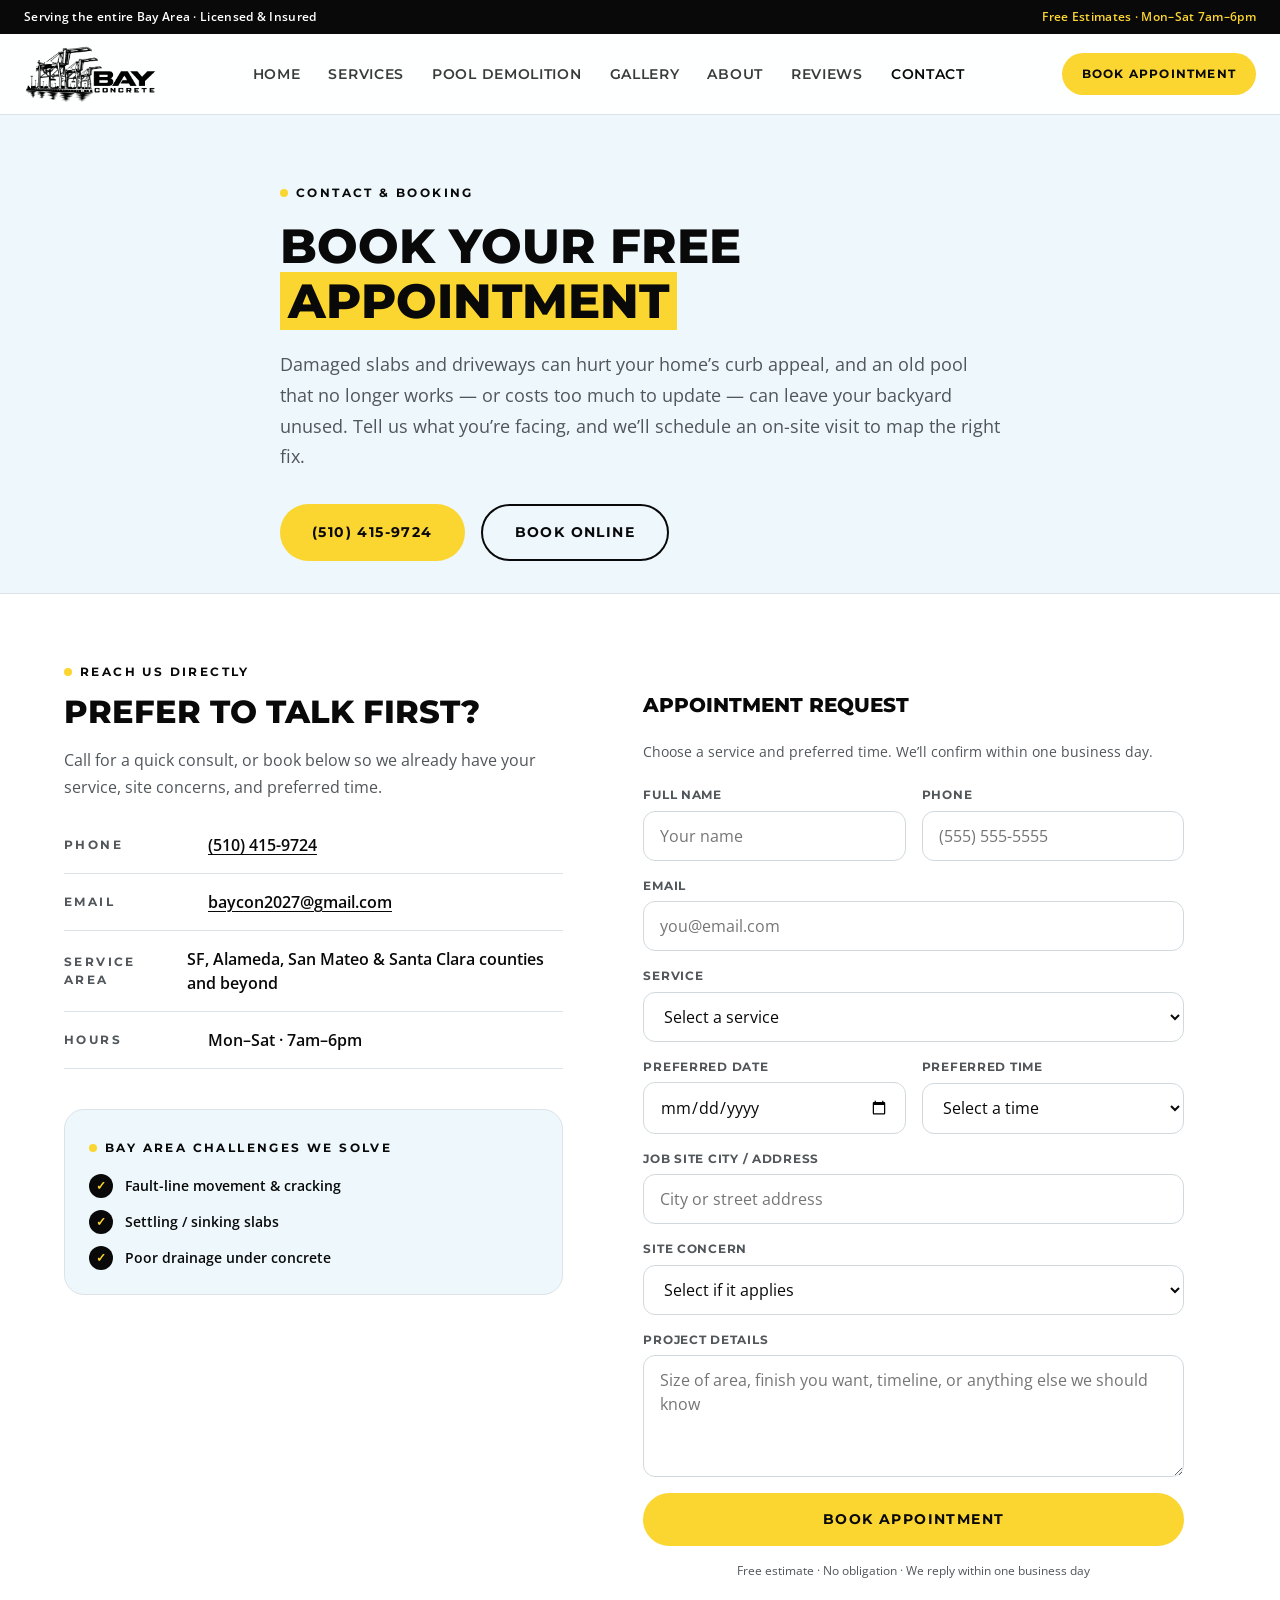
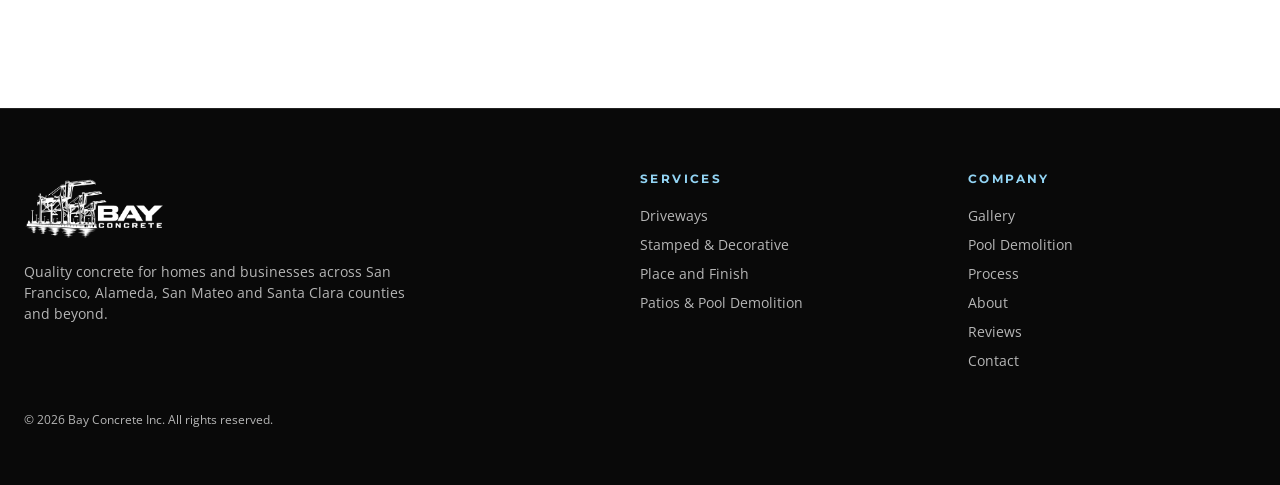
<file: contact.html>
<!DOCTYPE html>
<html lang="en">
  <head>
    <meta charset="utf-8" />
    <meta name="viewport" content="width=device-width, initial-scale=1" />
    <title>Book an Appointment | Bay Concrete Inc</title>
    <meta
      name="description"
      content="Book a free on-site estimate with Bay Concrete. Choose your service, pick a preferred time, and tell us about fault-line, settling, or drainage concerns."
    />
    <meta property="og:type" content="website" />
    <meta property="og:title" content="Book an Appointment | Bay Concrete Inc" />
    <meta
      property="og:description"
      content="Schedule a free estimate for driveways, patios, foundations, pool demolition and place-and-finish concrete across the Bay Area."
    />
    <meta name="twitter:card" content="summary_large_image" />
    <link rel="icon" href="favicon.png" type="image/png" />
    <link rel="preconnect" href="https://fonts.googleapis.com" />
    <link rel="preconnect" href="https://fonts.gstatic.com" crossorigin />
    <link
      href="https://fonts.googleapis.com/css2?family=Montserrat:wght@400;500;600;700;800&amp;family=Open+Sans:wght@400;600&amp;display=swap"
      rel="stylesheet"
    />
    <link rel="stylesheet" href="css/styles.css?v=13" />
  </head>
  <body>
    <div class="topbar">
      <div class="container topbar-inner">
        <span>Serving the entire Bay Area · Licensed &amp; Insured</span>
        <span class="highlight">Free Estimates · Mon–Sat 7am–6pm</span>
      </div>
    </div>

    <header class="site-header">
      <div class="container header-inner">
        <a href="/" aria-label="Bay Concrete home">
          <img class="logo" src="assets/bay-concrete-logo.png" alt="Bay Concrete" />
        </a>

        <input class="nav-checkbox" type="checkbox" id="nav-checkbox" />

        <nav class="nav" id="main-nav" aria-label="Main">
          <a href="/#home">Home</a>
          <a href="/#services">Services</a>
          <a href="/#pool-demolition">Pool Demolition</a>
          <a href="/#gallery">Gallery</a>
          <a href="/#about">About</a>
          <a href="/#reviews">Reviews</a>
          <a href="/contact" aria-current="page">Contact</a>
        </nav>

        <div class="header-actions">
          <a class="header-cta" href="#booking">Book Appointment</a>
          <label class="nav-toggle" for="nav-checkbox" id="nav-toggle" aria-controls="main-nav">
            <span class="visually-hidden">Menu</span>
            <span class="nav-toggle-bar" aria-hidden="true"></span>
            <span class="nav-toggle-bar" aria-hidden="true"></span>
            <span class="nav-toggle-bar" aria-hidden="true"></span>
          </label>
        </div>
      </div>
    </header>

    <main>
      <section class="contact-hero">
        <div class="container contact-hero-inner">
          <p class="eyebrow"><span class="dot" aria-hidden="true"></span>Contact &amp; Booking</p>
          <h1 class="section-title">Book your free <span class="hl">appointment</span></h1>
          <p class="contact-hero-lead">
            Damaged slabs and driveways can hurt your home’s curb appeal, and an old pool that no longer
            works — or costs too much to update — can leave your backyard unused. Tell us what you’re
            facing, and we’ll schedule an on-site visit to map the right fix.
          </p>
          <div class="contact-hero-actions">
            <a class="btn btn-primary" href="tel:+15104159724">(510) 415-9724</a>
            <a class="btn btn-outline-dark" href="#booking">Book online</a>
          </div>
        </div>
      </section>

      <section class="container contact-page" id="booking">
        <div class="contact-page-inner">
          <aside class="contact-aside">
            <p class="eyebrow"><span class="dot" aria-hidden="true"></span>Reach us directly</p>
            <h2 class="contact-aside-title">Prefer to talk first?</h2>
            <p class="contact-aside-text">
              Call for a quick consult, or book below so we already have your service, site concerns, and
              preferred time.
            </p>

            <div class="contact-meta contact-meta-light">
              <div>
                <span class="eyebrow label">Phone</span>
                <a class="value contact-link" href="tel:+15104159724">(510) 415-9724</a>
              </div>
              <div>
                <span class="eyebrow label">Email</span>
                <a class="value contact-link" href="mailto:baycon2027@gmail.com">baycon2027@gmail.com</a>
              </div>
              <div>
                <span class="eyebrow label">Service Area</span>
                <span class="value">SF, Alameda, San Mateo &amp; Santa Clara counties and beyond</span>
              </div>
              <div>
                <span class="eyebrow label">Hours</span>
                <span class="value">Mon–Sat · 7am–6pm</span>
              </div>
            </div>

            <div class="local-issues">
              <p class="eyebrow"><span class="dot" aria-hidden="true"></span>Bay Area challenges we solve</p>
              <ul>
                <li><span class="check check-dark" aria-hidden="true">✓</span>Fault-line movement &amp; cracking</li>
                <li><span class="check check-dark" aria-hidden="true">✓</span>Settling / sinking slabs</li>
                <li><span class="check check-dark" aria-hidden="true">✓</span>Poor drainage under concrete</li>
              </ul>
            </div>
          </aside>

          <div class="contact-panel">
            <form
              class="contact-form booking-form"
              id="contact-form"
              action="https://formsubmit.co/baycon2027@gmail.com"
              method="POST"
              novalidate
            >
              <input type="hidden" name="_subject" value="Bay Concrete Inc — New appointment request" />
              <input type="hidden" name="_template" value="table" />
              <input type="hidden" name="_captcha" value="false" />
              <input type="text" name="_honey" class="honey-field" tabindex="-1" autocomplete="off" aria-hidden="true" />

              <p class="form-heading">Appointment request</p>
              <p class="form-sub">Choose a service and preferred time. We’ll confirm within one business day.</p>
              <p class="form-error" id="form-error" role="alert" hidden>
                Something went wrong sending your request. Please try again or call
                <a href="tel:+15104159724">(510) 415-9724</a>.
              </p>

              <div class="form-row">
                <div class="field">
                  <label for="name">Full name</label>
                  <input id="name" type="text" name="name" required placeholder="Your name" autocomplete="name" />
                </div>
                <div class="field">
                  <label for="phone">Phone</label>
                  <input
                    id="phone"
                    type="tel"
                    name="phone"
                    required
                    placeholder="(555) 555-5555"
                    autocomplete="tel"
                  />
                </div>
              </div>

              <div class="field">
                <label for="email">Email</label>
                <input
                  id="email"
                  type="email"
                  name="email"
                  required
                  placeholder="you@email.com"
                  autocomplete="email"
                />
              </div>

              <div class="field">
                <label for="service">Service</label>
                <select id="service" name="service" required aria-label="Service">
                  <option value="" disabled selected>Select a service</option>
                  <option value="Driveways">Driveways</option>
                  <option value="Stamped &amp; Decorative">Stamped &amp; Decorative</option>
                  <option value="Place and Finish">Place and Finish</option>
                  <option value="Patios &amp; Pool Demolition">Patios &amp; Pool Demolition</option>
                  <option value="Foundations &amp; Slabs">Foundations &amp; Slabs</option>
                </select>
              </div>

              <div class="form-row">
                <div class="field">
                  <label for="date">Preferred date</label>
                  <input id="date" type="date" name="date" required />
                </div>
                <div class="field">
                  <label for="time">Preferred time</label>
                  <select id="time" name="time" required>
                    <option value="" disabled selected>Select a time</option>
                    <option value="Morning (7am–11am)">Morning (7am–11am)</option>
                    <option value="Midday (11am–2pm)">Midday (11am–2pm)</option>
                    <option value="Afternoon (2pm–6pm)">Afternoon (2pm–6pm)</option>
                  </select>
                </div>
              </div>

              <div class="field">
                <label for="address">Job site city / address</label>
                <input
                  id="address"
                  type="text"
                  name="address"
                  placeholder="City or street address"
                  autocomplete="street-address"
                />
              </div>

              <div class="field">
                <label for="issue">Site concern</label>
                <select id="issue" name="issue">
                  <option value="">Select if it applies</option>
                  <option value="Fault-line / shifting ground">Fault-line / shifting ground</option>
                  <option value="Sinking or settling concrete">Sinking or settling concrete</option>
                  <option value="Water drainage / moisture">Water drainage / moisture</option>
                  <option value="Cracks or heaving">Cracks or heaving</option>
                  <option value="New install — no issue yet">New install — no issue yet</option>
                  <option value="Other">Other</option>
                </select>
              </div>

              <div class="field">
                <label for="message">Project details</label>
                <textarea
                  id="message"
                  name="message"
                  rows="4"
                  placeholder="Size of area, finish you want, timeline, or anything else we should know"
                ></textarea>
              </div>

              <button class="btn btn-primary" type="submit">Book appointment</button>
              <p class="form-note">Free estimate · No obligation · We reply within one business day</p>
            </form>

            <div class="contact-success" id="contact-success" role="status" aria-live="polite">
              <p>Appointment requested</p>
              <p class="success-detail">
                Thanks — we have your details and will confirm your visit soon. Need us sooner?
                <a href="tel:+15104159724">Call (510) 415-9724</a>
              </p>
            </div>
          </div>
        </div>
      </section>
    </main>

    <footer class="site-footer">
      <div class="container footer-grid">
        <div class="brand">
          <img class="footer-logo" src="assets/bay-concrete-logo-white.png" alt="Bay Concrete" />
          <p>
            Quality concrete for homes and businesses across San Francisco, Alameda, San Mateo and Santa Clara
            counties and beyond.
          </p>
        </div>
        <div>
          <p class="eyebrow">Services</p>
          <ul>
            <li><a href="/#services">Driveways</a></li>
            <li><a href="/#services">Stamped &amp; Decorative</a></li>
            <li><a href="/#services">Place and Finish</a></li>
            <li><a href="/#services">Patios &amp; Pool Demolition</a></li>
          </ul>
        </div>
        <div>
          <p class="eyebrow">Company</p>
          <ul>
            <li><a href="/#gallery">Gallery</a></li>
            <li><a href="/#pool-demolition">Pool Demolition</a></li>
            <li><a href="/#process">Process</a></li>
            <li><a href="/#about">About</a></li>
            <li><a href="/#reviews">Reviews</a></li>
            <li><a href="/contact">Contact</a></li>
          </ul>
        </div>
      </div>
      <p class="container copyright">© <span id="year"></span> Bay Concrete Inc. All rights reserved.</p>
    </footer>

    <script src="js/main.js?v=13"></script>
  </body>
</html>
</file>
<file: css/styles.css>
/* Bay Concrete — static site styles */

:root {
  --radius: 1rem;
  --background: oklch(1 0 0);
  --foreground: oklch(0.14 0 0);
  --primary: oklch(0.88 0.17 95);
  --primary-foreground: oklch(0.14 0 0);
  --secondary: oklch(0.14 0 0);
  --secondary-foreground: oklch(1 0 0);
  --muted: oklch(0.97 0.012 230);
  --muted-foreground: oklch(0.45 0.01 240);
  --accent: oklch(0.84 0.08 230);
  --accent-foreground: oklch(0.14 0 0);
  --border: oklch(0.91 0.01 230);
  --input: oklch(0.88 0.01 230);
  --ring: oklch(0.74 0.11 230);
  --font-display: "Montserrat", sans-serif;
  --font-body: "Open Sans", sans-serif;
  --hero-overlay: linear-gradient(
    100deg,
    oklch(0.1 0 0 / 0.88) 0%,
    oklch(0.1 0 0 / 0.5) 55%,
    oklch(0.1 0 0 / 0.1) 100%
  );
  --max: 80rem;
}

*,
*::before,
*::after {
  box-sizing: border-box;
  margin: 0;
  padding: 0;
  border-color: var(--border);
}

html {
  scroll-behavior: smooth;
  scroll-padding-top: 5.5rem; /* clear sticky header on in-page links */
}

body {
  background: var(--background);
  color: var(--foreground);
  font-family: var(--font-body);
  line-height: 1.5;
  min-height: 100vh;
}

img {
  display: block;
  max-width: 100%;
  height: auto; /* override HTML height attrs (matches Tailwind preflight) */
}

a {
  color: inherit;
  text-decoration: none;
}

ul {
  list-style: none;
}

button,
input,
select,
textarea {
  font: inherit;
  color: inherit;
}

h1,
h2,
h3,
h4,
.font-display {
  font-family: var(--font-display);
}

.eyebrow {
  font-family: var(--font-display);
  font-size: 0.75rem;
  font-weight: 700;
  letter-spacing: 0.2em;
  text-transform: uppercase;
  display: inline-flex;
  align-items: center;
  gap: 0.5rem;
}

.eyebrow .dot {
  width: 0.5rem;
  height: 0.5rem;
  border-radius: 9999px;
  background: var(--primary);
  flex-shrink: 0;
}

.container {
  width: 100%;
  max-width: var(--max);
  margin-inline: auto;
  padding-inline: 1.5rem;
}

/* —— Top bar —— */
.topbar {
  background: var(--secondary);
  color: var(--secondary-foreground);
}

.topbar-inner {
  display: flex;
  flex-wrap: wrap;
  justify-content: space-between;
  gap: 0.5rem;
  padding-block: 0.5rem;
  font-size: 0.75rem;
  font-weight: 600;
  letter-spacing: 0.025em;
}

.topbar .highlight {
  color: var(--primary);
}

/* —— Header —— */
.site-header {
  position: sticky;
  top: 0;
  z-index: 1000;
  border-bottom: 1px solid var(--border);
  background: color-mix(in oklch, var(--background) 90%, transparent);
  backdrop-filter: blur(8px);
}

.header-inner {
  position: relative;
  display: flex;
  align-items: center;
  justify-content: space-between;
  gap: 1rem;
  padding-block: 0.75rem;
}

.logo {
  height: 3.5rem;
  width: auto;
}

.header-actions {
  display: flex;
  align-items: center;
  gap: 0.75rem;
  flex-shrink: 0;
  z-index: 2;
}

.visually-hidden {
  position: absolute;
  width: 1px;
  height: 1px;
  padding: 0;
  margin: -1px;
  overflow: hidden;
  clip: rect(0, 0, 0, 0);
  white-space: nowrap;
  border: 0;
}

.nav-checkbox {
  position: absolute;
  opacity: 0;
  pointer-events: none;
  width: 0;
  height: 0;
}

.nav {
  display: flex;
  flex-direction: column;
  gap: 0.25rem;
  position: absolute;
  top: calc(100% + 1px);
  left: 0;
  right: 0;
  z-index: 1001;
  padding: 1rem 1.5rem 1.5rem;
  background: var(--background);
  border-bottom: 1px solid var(--border);
  box-shadow: 0 16px 40px oklch(0 0 0 / 0.12);
  transform: translateY(-0.5rem);
  opacity: 0;
  visibility: hidden;
  pointer-events: none;
  transition: opacity 0.2s ease, transform 0.2s ease, visibility 0.2s ease;
}

/* Open via checkbox — no JS required */
.nav-checkbox:checked ~ .nav {
  opacity: 1;
  visibility: visible;
  pointer-events: auto;
  transform: translateY(0);
}

.nav a {
  font-family: var(--font-display);
  font-size: 0.875rem;
  font-weight: 600;
  text-transform: uppercase;
  letter-spacing: 0.05em;
  color: color-mix(in oklch, var(--foreground) 80%, transparent);
  transition: color 0.2s ease;
  padding: 0.85rem 0.25rem;
  border-bottom: 1px solid var(--border);
}

.nav a:last-child {
  border-bottom: none;
}

.nav a:hover {
  color: var(--foreground);
}

.header-cta {
  font-family: var(--font-display);
  display: inline-flex;
  align-items: center;
  border-radius: 9999px;
  background: var(--primary);
  padding: 0.75rem 1.25rem;
  font-size: 0.75rem;
  font-weight: 700;
  text-transform: uppercase;
  letter-spacing: 0.1em;
  color: var(--primary-foreground);
  transition: transform 0.2s ease;
  white-space: nowrap;
}

.header-cta:hover {
  transform: translateY(-2px);
}

.nav-toggle {
  display: inline-flex;
  flex-direction: column;
  justify-content: center;
  gap: 5px;
  width: 2.5rem;
  height: 2.5rem;
  padding: 0.5rem;
  border: 1px solid var(--border);
  border-radius: 0.75rem;
  background: var(--background);
  cursor: pointer;
  box-sizing: border-box;
}

.nav-toggle-bar {
  display: block;
  width: 100%;
  height: 2px;
  border-radius: 9999px;
  background: var(--foreground);
  transition: transform 0.2s ease, opacity 0.2s ease;
}

.nav-checkbox:checked ~ .header-actions .nav-toggle-bar:nth-child(2) {
  transform: translateY(7px) rotate(45deg);
}

.nav-checkbox:checked ~ .header-actions .nav-toggle-bar:nth-child(3) {
  opacity: 0;
}

.nav-checkbox:checked ~ .header-actions .nav-toggle-bar:nth-child(4) {
  transform: translateY(-7px) rotate(-45deg);
}

/* nth-child offsets: 1 = visually-hidden span, 2–4 = bars */
body:has(.nav-checkbox:checked) {
  overflow: hidden;
}

@media (min-width: 1024px) {
  .nav-toggle,
  .nav-checkbox {
    display: none;
  }

  .nav {
    position: static;
    flex-direction: row;
    align-items: center;
    gap: 1.75rem;
    padding: 0;
    background: transparent;
    border: none;
    box-shadow: none;
    opacity: 1;
    visibility: visible;
    pointer-events: auto;
    transform: none;
    transition: none;
    z-index: auto;
  }

  .nav a {
    padding: 0;
    border-bottom: none;
  }

  body:has(.nav-checkbox:checked) {
    overflow: auto;
  }
}

/* —— Hero —— */
.hero {
  position: relative;
  min-height: 88vh;
  overflow: hidden;
  background: var(--secondary);
}

.hero-bg {
  position: absolute;
  inset: 0;
  width: 100%;
  height: 100%;
  object-fit: cover;
  transform: scale(1.05);
}

.hero-overlay {
  position: absolute;
  inset: 0;
  background-image: var(--hero-overlay);
}

.hero-inner {
  position: relative;
  display: grid;
  align-items: center;
  gap: 2.5rem;
  min-height: 88vh;
  padding-block: 5rem;
}

@media (min-width: 1024px) {
  .hero-inner {
    grid-template-columns: 1.4fr 1fr;
  }
}

.hero .eyebrow {
  color: var(--accent);
}

.hero h1 {
  margin-top: 1.25rem;
  font-size: clamp(2.75rem, 6vw, 4.5rem);
  font-weight: 800;
  text-transform: uppercase;
  line-height: 1.02;
  color: var(--secondary-foreground);
}

.hero h1 .primary {
  color: var(--primary);
}

.hero h1 .accent {
  color: var(--accent);
}

.hero-lead {
  margin-top: 1.5rem;
  max-width: 36rem;
  font-size: 1.125rem;
  color: color-mix(in oklch, var(--secondary-foreground) 85%, transparent);
}

.hero-actions {
  margin-top: 2.25rem;
  display: flex;
  flex-wrap: wrap;
  gap: 1rem;
}

.btn {
  font-family: var(--font-display);
  display: inline-flex;
  align-items: center;
  justify-content: center;
  border-radius: 9999px;
  padding: 1rem 2rem;
  font-size: 0.875rem;
  font-weight: 700;
  text-transform: uppercase;
  letter-spacing: 0.1em;
  transition: transform 0.2s ease, background-color 0.2s ease, color 0.2s ease;
  border: none;
  cursor: pointer;
}

.btn:hover {
  transform: translateY(-4px);
}

.btn-primary {
  background: var(--primary);
  color: var(--primary-foreground);
}

.btn-outline {
  border: 2px solid var(--accent);
  color: var(--accent);
  background: transparent;
}

.btn-outline:hover {
  background: var(--accent);
  color: var(--accent-foreground);
}

.hero-card {
  display: none;
  border-radius: 1.5rem;
  border: 1px solid color-mix(in oklch, var(--secondary-foreground) 15%, transparent);
  background: color-mix(in oklch, var(--secondary) 60%, transparent);
  padding: 2rem;
  color: var(--secondary-foreground);
  backdrop-filter: blur(12px);
  animation: float 6s ease-in-out infinite;
}

@media (min-width: 1024px) {
  .hero-card {
    display: block;
  }
}

.hero-card .eyebrow {
  color: var(--accent);
}

.hero-card ul {
  margin-top: 1.25rem;
  display: flex;
  flex-direction: column;
  gap: 0.75rem;
}

.hero-card li {
  display: flex;
  align-items: center;
  gap: 0.75rem;
  font-size: 0.875rem;
}

.check {
  display: grid;
  place-items: center;
  width: 1.5rem;
  height: 1.5rem;
  border-radius: 9999px;
  background: var(--primary);
  color: var(--primary-foreground);
  font-size: 0.75rem;
  font-weight: 700;
  flex-shrink: 0;
}

.check-dark {
  background: var(--secondary);
  color: var(--primary);
}

.hero-rating {
  margin-top: 1.5rem;
  display: flex;
  align-items: center;
  gap: 0.75rem;
  border-top: 1px solid color-mix(in oklch, var(--secondary-foreground) 15%, transparent);
  padding-top: 1.25rem;
}

.hero-rating strong {
  font-family: var(--font-display);
  font-size: 1.875rem;
  font-weight: 800;
  color: var(--primary);
}

.hero-rating span {
  font-size: 0.75rem;
  color: color-mix(in oklch, var(--secondary-foreground) 70%, transparent);
}

.animate-fade-up {
  animation: fade-up 0.8s ease-out both;
}

@keyframes fade-up {
  from {
    opacity: 0;
    transform: translateY(24px);
  }
  to {
    opacity: 1;
    transform: translateY(0);
  }
}

@keyframes float {
  0%,
  100% {
    transform: translateY(0);
  }
  50% {
    transform: translateY(-12px);
  }
}

/* —— Marquee —— */
.marquee {
  overflow: hidden;
  background: var(--primary);
  padding-block: 1rem;
}

.marquee-track {
  display: flex;
  width: max-content;
  gap: 2.5rem;
  white-space: nowrap;
  animation: marquee 28s linear infinite;
}

.marquee-item {
  font-family: var(--font-display);
  display: flex;
  align-items: center;
  gap: 2.5rem;
  font-size: 1.125rem;
  font-weight: 800;
  text-transform: uppercase;
  color: var(--primary-foreground);
}

.marquee-item .sep {
  color: color-mix(in oklch, var(--accent-foreground) 40%, transparent);
}

@keyframes marquee {
  from {
    transform: translateX(0);
  }
  to {
    transform: translateX(-50%);
  }
}

/* —— Stats —— */
.stats {
  display: grid;
  grid-template-columns: repeat(2, 1fr);
  gap: 1.5rem;
  padding-block: 4rem;
}

@media (min-width: 768px) {
  .stats {
    grid-template-columns: repeat(4, 1fr);
  }
}

.stat {
  border-radius: 1rem;
  border: 1px solid var(--border);
  background: var(--muted);
  padding: 2rem;
  text-align: center;
  transition: transform 0.2s ease;
}

.stat:hover {
  transform: translateY(-4px);
}

.stat strong {
  font-family: var(--font-display);
  font-size: clamp(2rem, 4vw, 3rem);
  font-weight: 800;
  display: block;
}

.stat span {
  margin-top: 0.5rem;
  display: block;
  font-size: 0.875rem;
  font-weight: 600;
  text-transform: uppercase;
  letter-spacing: 0.05em;
  color: var(--muted-foreground);
}

/* —— About —— */
.about {
  display: grid;
  align-items: center;
  gap: 3.5rem;
  padding-block: 4rem;
}

@media (min-width: 1024px) {
  .about {
    grid-template-columns: 1fr 1fr;
  }
}

.about-media {
  position: relative;
}

.about-media-clip {
  overflow: hidden;
  border-radius: 1.5rem;
  aspect-ratio: 4 / 5; /* matches original aspect-[4/5] */
  background: var(--muted);
}

.about-media-clip img {
  display: block;
  width: 100%;
  height: 100%;
  object-fit: cover;
  object-position: center;
}

.about-badge {
  position: absolute;
  bottom: -1.5rem;
  right: -1rem;
  border-radius: 1rem;
  background: var(--accent);
  padding: 1.5rem;
  box-shadow: 0 20px 40px oklch(0 0 0 / 0.15);
}

@media (min-width: 768px) {
  .about-badge {
    right: -2rem;
  }
}

.about-badge strong {
  font-family: var(--font-display);
  font-size: 2.25rem;
  font-weight: 800;
  display: block;
}

.about-badge span {
  font-size: 0.875rem;
  font-weight: 600;
}

.section-title {
  margin-top: 1rem;
  font-size: clamp(2rem, 4vw, 3rem);
  font-weight: 800;
  text-transform: uppercase;
  line-height: 1.15;
}

.section-title .hl {
  background: var(--primary);
  padding-inline: 0.5rem;
}

.about-text {
  margin-top: 1.5rem;
  font-size: 1.125rem;
  line-height: 1.7;
  color: var(--muted-foreground);
}

.reasons {
  margin-top: 2rem;
  display: grid;
  gap: 0.75rem;
}

@media (min-width: 640px) {
  .reasons {
    grid-template-columns: 1fr 1fr;
  }
}

.reasons li {
  display: flex;
  align-items: center;
  gap: 0.75rem;
  font-size: 0.875rem;
  font-weight: 600;
}

/* —— Residential & commercial —— */
.expertise {
  padding-block: 2rem 6rem;
}

.expertise-grid {
  margin-top: 3rem;
  display: grid;
  gap: 1.5rem;
}

@media (min-width: 768px) {
  .expertise-grid {
    grid-template-columns: 1.25fr 1fr;
  }
}

.expertise-card {
  border-radius: 1.5rem;
  background: var(--secondary);
  color: var(--secondary-foreground);
  padding: 2.25rem;
}

.expertise-card-featured {
  background: var(--primary);
  color: var(--primary-foreground);
}

.expertise-tag {
  font-family: var(--font-display);
  display: inline-block;
  border-radius: 9999px;
  padding: 0.35rem 0.85rem;
  font-size: 0.75rem;
  font-weight: 700;
  text-transform: uppercase;
  letter-spacing: 0.06em;
  background: var(--accent);
  color: var(--accent-foreground);
}

.expertise-card-featured .expertise-tag {
  background: var(--secondary);
  color: var(--primary);
}

.expertise-card h3 {
  margin-top: 1.25rem;
  font-size: 1.75rem;
  font-weight: 800;
  text-transform: uppercase;
}

.expertise-card p {
  margin-top: 0.75rem;
  line-height: 1.65;
  opacity: 0.85;
}

.expertise-card ul {
  margin-top: 1.5rem;
  display: grid;
  gap: 0.75rem;
}

.expertise-card li {
  display: flex;
  align-items: center;
  gap: 0.75rem;
  font-weight: 600;
}

/* —— Bay Area problem solving —— */
.problems {
  background: var(--muted);
  padding-block: 6rem;
  border-block: 1px solid var(--border);
}

.problems-head {
  display: flex;
  flex-wrap: wrap;
  align-items: flex-end;
  justify-content: space-between;
  gap: 1.5rem;
}

.problems-head > p {
  max-width: 32rem;
  color: var(--muted-foreground);
  line-height: 1.7;
}

.problems-grid {
  margin-top: 3.5rem;
  display: grid;
  gap: 1.5rem;
}

@media (min-width: 768px) {
  .problems-grid {
    grid-template-columns: 1fr 1fr;
  }
}

@media (min-width: 1024px) {
  .problems-grid {
    grid-template-columns: repeat(3, 1fr);
  }
}

.problem-card {
  border-radius: 1.5rem;
  border: 1px solid var(--border);
  background: var(--background);
  padding: 2rem;
  transition: transform 0.2s ease, background-color 0.2s ease, border-color 0.2s ease;
}

.problem-card:hover {
  transform: translateY(-6px);
  background: var(--accent);
  border-color: transparent;
}

.problem-tag {
  font-family: var(--font-display);
  display: inline-grid;
  place-items: center;
  min-width: 2.75rem;
  height: 2.75rem;
  padding-inline: 0.65rem;
  border-radius: 0.85rem;
  background: var(--secondary);
  font-size: 0.875rem;
  font-weight: 800;
  color: var(--primary);
}

.problem-card h3 {
  margin-top: 1.25rem;
  font-size: 1.15rem;
  font-weight: 800;
  text-transform: uppercase;
  line-height: 1.25;
}

.problem-card p {
  margin-top: 0.75rem;
  font-size: 0.9375rem;
  line-height: 1.65;
  color: var(--muted-foreground);
}

.problem-card:hover p {
  color: var(--accent-foreground);
}

.problems-cta {
  margin-top: 3rem;
  display: flex;
  flex-wrap: wrap;
  align-items: center;
  justify-content: space-between;
  gap: 1.25rem;
  padding: 1.75rem 2rem;
  border-radius: 1.25rem;
  background: var(--secondary);
  color: var(--secondary-foreground);
}

.problems-cta p {
  max-width: 36rem;
  font-size: 1rem;
  line-height: 1.6;
  color: color-mix(in oklch, var(--secondary-foreground) 85%, transparent);
}

/* —— Services —— */
.services {
  background: var(--secondary);
  color: var(--secondary-foreground);
  padding-block: 6rem;
}

.services-head {
  display: flex;
  flex-wrap: wrap;
  align-items: flex-end;
  justify-content: space-between;
  gap: 1.5rem;
}

.services-head .eyebrow {
  color: var(--accent);
}

.services-head p {
  max-width: 28rem;
  color: color-mix(in oklch, var(--secondary-foreground) 70%, transparent);
}

.services-grid {
  margin-top: 3.5rem;
  display: grid;
  gap: 1.5rem;
}

@media (min-width: 768px) {
  .services-grid {
    grid-template-columns: 1fr 1fr;
  }
}

@media (min-width: 1024px) {
  .services-grid {
    grid-template-columns: repeat(3, 1fr);
  }
}

.service-card {
  position: relative;
  overflow: hidden;
  border-radius: 1.5rem;
  aspect-ratio: 4 / 5; /* matches original aspect-[4/5] */
  background: var(--secondary);
  /* force border-radius to clip transformed children */
  isolation: isolate;
  transform: translateZ(0);
  display: block;
  color: inherit;
}

.service-card img {
  position: absolute;
  inset: 0;
  width: 100%;
  height: 100%;
  object-fit: cover;
  object-position: center;
  border-radius: 1.5rem;
  /* little zoom-out at rest; hover matches original scale-110 */
  transform: scale(0.9);
  transform-origin: center;
  transition: transform 0.7s ease;
}

.service-card:hover img {
  transform: scale(1.1);
}

.service-card .overlay {
  position: absolute;
  inset: 0;
  border-radius: 1.5rem;
  background-image: var(--hero-overlay);
  opacity: 0.9;
  pointer-events: none;
}

.service-card .body {
  position: absolute;
  inset-inline: 0;
  bottom: 0;
  padding: 1.75rem;
}

.service-card .num {
  font-family: var(--font-display);
  font-size: 0.875rem;
  font-weight: 700;
  color: var(--primary);
}

.service-card h3 {
  margin-top: 0.25rem;
  font-size: 1.5rem;
  font-weight: 800;
  text-transform: uppercase;
}

.service-card .desc {
  margin-top: 0.5rem;
  max-height: 0;
  overflow: hidden;
  font-size: 0.875rem;
  color: color-mix(in oklch, var(--secondary-foreground) 85%, transparent);
  transition: max-height 0.5s ease;
}

.service-card:hover .desc {
  max-height: 8rem;
}

.service-card .bar {
  margin-top: 1rem;
  height: 0.25rem;
  width: 2.5rem;
  border-radius: 9999px;
  background: var(--accent);
  transition: width 0.5s ease;
}

.service-card:hover .bar {
  width: 6rem;
}

/* —— Pool demolition —— */
.pool {
  background: var(--accent);
  color: var(--accent-foreground);
  padding-block: 6rem;
}

.pool-inner {
  display: grid;
  gap: 3rem;
  align-items: center;
}

@media (min-width: 1024px) {
  .pool-inner {
    grid-template-columns: 1.1fr 1fr;
  }
}

.pool-lead {
  margin-top: 1.5rem;
  max-width: 34rem;
  font-size: 1.125rem;
  line-height: 1.7;
}

.pool-actions {
  margin-top: 2rem;
  display: flex;
  flex-wrap: wrap;
  gap: 1rem;
}

.pool-plans {
  display: grid;
  gap: 1rem;
}

@media (min-width: 640px) {
  .pool-plans {
    grid-template-columns: 1fr 1fr;
  }
}

.pool-plan {
  border-radius: 1.5rem;
  background: var(--background);
  color: var(--foreground);
  padding: 2rem;
}

.pool-plan-featured {
  background: var(--secondary);
  color: var(--secondary-foreground);
}

.pool-plan-name {
  font-family: var(--font-display);
  font-size: 0.875rem;
  font-weight: 700;
  text-transform: uppercase;
  letter-spacing: 0.05em;
}

.pool-plan-price {
  margin-top: 1rem;
  font-family: var(--font-display);
  font-size: 2.5rem;
  font-weight: 800;
  line-height: 1.1;
}

.pool-plan-featured .pool-plan-price {
  color: var(--primary);
}

.pool-plan-price span {
  display: block;
  font-family: var(--font-body);
  font-size: 0.8125rem;
  font-weight: 600;
  color: var(--muted-foreground);
}

.pool-plan-featured .pool-plan-price span {
  color: color-mix(in oklch, var(--secondary-foreground) 65%, transparent);
}

.pool-plan-desc {
  margin-top: 1rem;
  font-size: 0.9375rem;
  line-height: 1.55;
  color: var(--muted-foreground);
}

.pool-plan-featured .pool-plan-desc {
  color: color-mix(in oklch, var(--secondary-foreground) 75%, transparent);
}

.pool-note {
  grid-column: 1 / -1;
  font-size: 0.8125rem;
  opacity: 0.8;
}

/* —— Process —— */
.process {
  padding-block: 6rem;
}

.process-head {
  text-align: center;
}

.process-grid {
  margin-top: 3.5rem;
  display: grid;
  gap: 1.5rem;
}

@media (min-width: 768px) {
  .process-grid {
    grid-template-columns: 1fr 1fr;
  }
}

@media (min-width: 1024px) {
  .process-grid {
    grid-template-columns: repeat(4, 1fr);
  }
}

.process-card {
  border-radius: 1.5rem;
  border: 1px solid var(--border);
  padding: 2rem;
  transition: transform 0.2s ease, background-color 0.2s ease;
}

.process-card:hover {
  transform: translateY(-8px);
  background: var(--accent);
}

.process-card .step {
  font-family: var(--font-display);
  display: grid;
  place-items: center;
  width: 3.5rem;
  height: 3.5rem;
  border-radius: 1rem;
  background: var(--secondary);
  font-size: 1.25rem;
  font-weight: 800;
  color: var(--primary);
}

.process-card h3 {
  margin-top: 1.5rem;
  font-size: 1.25rem;
  font-weight: 800;
  text-transform: uppercase;
}

.process-card p {
  margin-top: 0.75rem;
  color: var(--muted-foreground);
}

.process-card:hover p {
  color: var(--accent-foreground);
}

/* —— Projects —— */
.projects {
  background: var(--muted);
  padding-block: 6rem;
}

.projects-grid {
  margin-top: 3rem;
  display: grid;
  grid-template-columns: repeat(2, 1fr);
  grid-auto-rows: 220px;
  gap: 1rem;
}

@media (min-width: 768px) {
  .projects-grid {
    grid-template-columns: repeat(4, 1fr);
  }
}

.project-card {
  position: relative;
  overflow: hidden;
  border-radius: 1.5rem;
}

.project-card.span-2 {
  grid-column: span 2;
}

.project-card.row-2 {
  grid-row: span 2;
}

.project-card img {
  width: 100%;
  height: 100%;
  object-fit: cover;
  transition: transform 0.7s ease;
}

.project-card:hover img {
  transform: scale(1.1);
}

.project-card figcaption {
  font-family: var(--font-display);
  position: absolute;
  bottom: 1rem;
  left: 1rem;
  max-width: calc(100% - 2rem);
  border-radius: 9999px;
  background: var(--background);
  padding: 0.5rem 1rem;
  font-size: 0.7rem;
  font-weight: 700;
  text-transform: uppercase;
  letter-spacing: 0.04em;
  line-height: 1.3;
}

/* —— Gallery —— */
.gallery {
  padding-block: 6rem;
}

.gallery-head {
  display: flex;
  flex-wrap: wrap;
  align-items: flex-end;
  justify-content: space-between;
  gap: 1.5rem;
}

.gallery-head > p {
  max-width: 28rem;
  color: var(--muted-foreground);
}

.gallery-filters {
  margin-top: 2.5rem;
  display: flex;
  flex-wrap: wrap;
  gap: 0.5rem;
}

.gallery-filter {
  font-family: var(--font-display);
  border: 1px solid var(--border);
  border-radius: 9999px;
  background: var(--background);
  padding: 0.6rem 1.15rem;
  font-size: 0.8125rem;
  font-weight: 700;
  text-transform: uppercase;
  letter-spacing: 0.04em;
  cursor: pointer;
  transition: background-color 0.2s ease, border-color 0.2s ease;
}

.gallery-filter:hover {
  border-color: var(--secondary);
}

.gallery-filter.is-active {
  background: var(--secondary);
  border-color: var(--secondary);
  color: var(--primary);
}

.gallery-grid {
  margin-top: 2rem;
  display: grid;
  grid-template-columns: repeat(2, 1fr);
  gap: 0.75rem;
}

@media (min-width: 768px) {
  .gallery-grid {
    grid-template-columns: repeat(3, 1fr);
  }
}

@media (min-width: 1024px) {
  .gallery-grid {
    grid-template-columns: repeat(4, 1fr);
    gap: 1rem;
  }
}

.gallery-item {
  position: relative;
  overflow: hidden;
  aspect-ratio: 4 / 3;
  border: none;
  border-radius: 1rem;
  padding: 0;
  background: var(--muted);
  cursor: zoom-in;
}

.gallery-item.is-hidden {
  display: none;
}

.gallery-item img {
  width: 100%;
  height: 100%;
  object-fit: cover;
  transition: transform 0.6s ease;
}

.gallery-item:hover img,
.gallery-item:focus-visible img {
  transform: scale(1.06);
}

.gallery-item span {
  font-family: var(--font-display);
  position: absolute;
  inset-inline: 0;
  bottom: 0;
  padding: 2.25rem 0.85rem 0.75rem;
  background: linear-gradient(to top, oklch(0 0 0 / 0.78), transparent);
  color: var(--secondary-foreground);
  font-size: 0.7rem;
  font-weight: 700;
  text-align: left;
  text-transform: uppercase;
  letter-spacing: 0.03em;
  line-height: 1.35;
}

.lightbox {
  position: fixed;
  inset: 0;
  z-index: 2000;
  display: flex;
  align-items: center;
  justify-content: center;
  gap: 0.5rem;
  padding: 1rem;
  background: oklch(0 0 0 / 0.88);
}

.lightbox[hidden] {
  display: none;
}

.lightbox-figure {
  max-width: min(100%, 1100px);
  text-align: center;
}

.lightbox-figure img {
  max-width: 100%;
  max-height: 80vh;
  margin-inline: auto;
  border-radius: 0.75rem;
}

.lightbox-figure figcaption {
  margin-top: 0.85rem;
  font-family: var(--font-display);
  font-size: 0.875rem;
  font-weight: 700;
  text-transform: uppercase;
  letter-spacing: 0.05em;
  color: var(--secondary-foreground);
}

.lightbox-close,
.lightbox-nav {
  display: grid;
  place-items: center;
  border: none;
  border-radius: 9999px;
  background: oklch(1 0 0 / 0.12);
  color: var(--secondary-foreground);
  cursor: pointer;
  transition: background-color 0.2s ease;
}

.lightbox-close:hover,
.lightbox-nav:hover {
  background: var(--primary);
  color: var(--primary-foreground);
}

.lightbox-close {
  position: absolute;
  top: 1rem;
  right: 1rem;
  width: 2.75rem;
  height: 2.75rem;
  font-size: 1.75rem;
  line-height: 1;
}

.lightbox-nav {
  flex-shrink: 0;
  width: 3rem;
  height: 3rem;
  font-size: 2rem;
  line-height: 1;
}

/* —— Testimonials —— */
.testimonials {
  padding-block: 6rem;
}

.testimonials-head {
  display: flex;
  flex-wrap: wrap;
  align-items: flex-end;
  justify-content: space-between;
  gap: 1.5rem;
}

.rating-pill {
  border-radius: 9999px;
  background: var(--primary);
  padding: 0.75rem 1.5rem;
  font-family: var(--font-display);
  font-size: 0.875rem;
  font-weight: 700;
}

.testimonials-grid {
  margin-top: 3rem;
  display: grid;
  gap: 1.5rem;
}

@media (min-width: 768px) {
  .testimonials-grid {
    grid-template-columns: 1fr 1fr;
  }
}

.quote {
  border-radius: 1.5rem;
  padding: 2rem;
  transition: transform 0.2s ease;
}

.quote:hover {
  transform: translateY(-4px);
}

.quote.dark {
  background: var(--secondary);
  color: var(--secondary-foreground);
}

.quote.light {
  background: var(--accent);
  color: var(--accent-foreground);
}

.quote .stars {
  color: var(--primary);
}

.quote p {
  margin-top: 1rem;
  font-size: 1.125rem;
  line-height: 1.7;
}

.quote footer {
  margin-top: 1.5rem;
  display: flex;
  align-items: center;
  gap: 0.75rem;
}

.avatar {
  font-family: var(--font-display);
  display: grid;
  place-items: center;
  width: 2.75rem;
  height: 2.75rem;
  border-radius: 9999px;
  background: var(--primary);
  font-weight: 800;
  color: var(--primary-foreground);
}

.quote cite {
  font-style: normal;
}

.quote cite strong {
  font-family: var(--font-display);
  display: block;
  font-weight: 700;
}

.quote cite span {
  font-size: 0.875rem;
  opacity: 0.7;
}

/* —— FAQ —— */
.faq {
  background: var(--muted);
  padding-block: 6rem;
}

.faq-inner {
  display: grid;
  gap: 3rem;
  max-width: 72rem;
  margin-inline: auto;
}

@media (min-width: 1024px) {
  .faq-inner {
    grid-template-columns: 1fr 1.5fr;
  }
}

.faq-intro p {
  margin-top: 1rem;
  color: var(--muted-foreground);
}

.faq-list {
  display: flex;
  flex-direction: column;
  gap: 0.75rem;
}

.faq-item {
  border-radius: 1rem;
  background: var(--background);
}

.faq-item button {
  font-family: var(--font-display);
  display: flex;
  width: 100%;
  align-items: center;
  justify-content: space-between;
  gap: 1rem;
  padding: 1.5rem;
  text-align: left;
  font-weight: 700;
  background: none;
  border: none;
  cursor: pointer;
}

.faq-icon {
  display: grid;
  place-items: center;
  width: 2rem;
  height: 2rem;
  border-radius: 9999px;
  background: var(--primary);
  flex-shrink: 0;
  transition: transform 0.2s ease;
}

.faq-item.is-open .faq-icon {
  transform: rotate(45deg);
}

.faq-answer {
  display: none;
  padding: 0 1.5rem 1.5rem;
  color: var(--muted-foreground);
}

.faq-item.is-open .faq-answer {
  display: block;
}

/* —— Contact —— */
.contact {
  background: var(--secondary);
  color: var(--secondary-foreground);
  padding-block: 6rem;
}

.contact-inner {
  display: grid;
  gap: 3rem;
  max-width: 72rem;
  margin-inline: auto;
}

@media (min-width: 768px) {
  .contact-inner {
    grid-template-columns: 1fr 1fr;
  }
}

.contact .eyebrow {
  color: var(--accent);
}

.contact h2 .primary {
  color: var(--primary);
}

.contact-lead {
  margin-top: 1.5rem;
  color: color-mix(in oklch, var(--secondary-foreground) 80%, transparent);
}

.contact-meta {
  margin-top: 2.5rem;
  display: flex;
  flex-direction: column;
  gap: 1rem;
}

.contact-meta div {
  display: flex;
  align-items: center;
  gap: 1rem;
  border-bottom: 1px solid color-mix(in oklch, var(--secondary-foreground) 15%, transparent);
  padding-bottom: 1rem;
}

.contact-meta .label {
  width: 8rem;
  color: var(--accent);
}

.contact-meta .value {
  font-weight: 600;
}

.contact-panel {
  min-height: 100%;
}

.contact-form {
  display: grid;
  gap: 1rem;
  border-radius: 1.5rem;
  background: var(--background);
  padding: 2rem;
  color: var(--foreground);
}

.form-row {
  display: grid;
  gap: 1rem;
}

@media (min-width: 640px) {
  .form-row {
    grid-template-columns: 1fr 1fr;
  }
}

.contact-form input,
.contact-form select,
.contact-form textarea {
  width: 100%;
  border-radius: 0.75rem;
  border: 1px solid var(--input);
  background: var(--background);
  padding: 0.75rem 1rem;
  outline: none;
}

.contact-form input:focus,
.contact-form select:focus,
.contact-form textarea:focus {
  border-color: var(--ring);
}

.contact-cta-inner {
  display: grid;
  gap: 2rem;
  max-width: 72rem;
  margin-inline: auto;
  align-items: center;
}

@media (min-width: 768px) {
  .contact-cta-inner {
    grid-template-columns: 1.4fr 1fr;
  }
}

.contact-cta-actions {
  display: flex;
  flex-direction: column;
  gap: 1rem;
}

@media (min-width: 480px) {
  .contact-cta-actions {
    flex-direction: row;
    flex-wrap: wrap;
  }
}

.contact-success {
  display: none;
  align-items: center;
  min-height: 100%;
  border-radius: 1.5rem;
  background: var(--primary);
  padding: 2.5rem;
  color: var(--primary-foreground);
}

.contact-success.is-visible {
  display: flex;
}

.contact-success p {
  font-family: var(--font-display);
  font-size: 1.5rem;
  font-weight: 800;
  text-transform: uppercase;
}

.contact-form.is-hidden {
  display: none;
}

.service-areas {
  margin-top: 1.5rem;
  display: flex;
  flex-wrap: wrap;
  gap: 0.5rem;
}

.service-areas li {
  font-family: var(--font-display);
  border: 1px solid color-mix(in oklch, var(--secondary-foreground) 25%, transparent);
  border-radius: 9999px;
  padding: 0.4rem 0.9rem;
  font-size: 0.75rem;
  font-weight: 700;
  text-transform: uppercase;
  letter-spacing: 0.04em;
}

/* —— Footer —— */
.site-footer {
  border-top: 1px solid color-mix(in oklch, var(--secondary-foreground) 10%, transparent);
  background: var(--secondary);
  color: color-mix(in oklch, var(--secondary-foreground) 70%, transparent);
  padding-block: 3.5rem;
}

.footer-grid {
  display: grid;
  gap: 2.5rem;
}

@media (min-width: 768px) {
  .footer-grid {
    grid-template-columns: 2fr 1fr 1fr;
  }
}

.footer-logo {
  height: 5rem;
  width: auto;
}

.site-footer .brand p {
  margin-top: 1rem;
  max-width: 24rem;
  font-size: 0.875rem;
}

.site-footer .eyebrow {
  color: var(--accent);
}

.site-footer ul {
  margin-top: 1rem;
  display: flex;
  flex-direction: column;
  gap: 0.5rem;
  font-size: 0.875rem;
}

.site-footer ul a {
  color: inherit;
  transition: color 0.2s ease;
}

.site-footer ul a:hover {
  color: var(--secondary-foreground);
}

.copyright {
  margin-top: 2.5rem;
  font-size: 0.75rem;
}

/* —— Contact page —— */
.btn-outline-dark {
  border: 2px solid var(--foreground);
  color: var(--foreground);
  background: transparent;
}

.btn-outline-dark:hover {
  background: var(--foreground);
  color: var(--background);
}

.contact-hero {
  background: var(--muted);
  padding-block: 4rem 2rem;
  border-bottom: 1px solid var(--border);
}

.contact-hero-inner {
  max-width: 48rem;
}

.contact-hero-lead {
  margin-top: 1.25rem;
  font-size: 1.125rem;
  line-height: 1.7;
  color: var(--muted-foreground);
}

.contact-hero-actions {
  margin-top: 2rem;
  display: flex;
  flex-wrap: wrap;
  gap: 1rem;
}

.contact-page {
  padding-block: 4rem 6rem;
}

.contact-page-inner {
  display: grid;
  gap: 3rem;
  max-width: 72rem;
  margin-inline: auto;
}

@media (min-width: 900px) {
  .contact-page-inner {
    grid-template-columns: 0.95fr 1.15fr;
    align-items: start;
  }
}

.contact-aside-title {
  margin-top: 0.75rem;
  font-family: var(--font-display);
  font-size: clamp(1.5rem, 3vw, 2rem);
  font-weight: 800;
  text-transform: uppercase;
  line-height: 1.15;
}

.contact-aside-text {
  margin-top: 1rem;
  color: var(--muted-foreground);
  line-height: 1.7;
}

.contact-meta-light {
  margin-top: 2rem;
}

.contact-meta-light div {
  border-bottom-color: var(--border);
}

.contact-meta-light .label {
  color: var(--muted-foreground);
}

.contact-link {
  color: var(--foreground);
  text-decoration: underline;
  text-underline-offset: 0.2em;
  transition: color 0.2s ease;
}

.contact-link:hover {
  color: color-mix(in oklch, var(--foreground) 70%, var(--accent));
}

.local-issues {
  margin-top: 2.5rem;
  padding: 1.5rem;
  border-radius: 1.25rem;
  background: var(--muted);
  border: 1px solid var(--border);
}

.local-issues ul {
  margin-top: 1rem;
  display: grid;
  gap: 0.75rem;
}

.local-issues li {
  display: flex;
  align-items: center;
  gap: 0.75rem;
  font-size: 0.875rem;
  font-weight: 600;
}

.booking-form .form-heading {
  font-family: var(--font-display);
  font-size: 1.25rem;
  font-weight: 800;
  text-transform: uppercase;
}

.booking-form .form-sub {
  margin-top: 0.35rem;
  margin-bottom: 0.5rem;
  font-size: 0.875rem;
  color: var(--muted-foreground);
}

.booking-form .field {
  display: grid;
  gap: 0.4rem;
}

.booking-form label {
  font-family: var(--font-display);
  font-size: 0.75rem;
  font-weight: 700;
  letter-spacing: 0.06em;
  text-transform: uppercase;
  color: var(--muted-foreground);
}

.booking-form .form-note {
  font-size: 0.75rem;
  color: var(--muted-foreground);
  text-align: center;
}

.booking-form .form-error {
  margin: 0;
  border-radius: 0.75rem;
  border: 1px solid oklch(0.7 0.12 25);
  background: oklch(0.97 0.03 25);
  padding: 0.85rem 1rem;
  font-size: 0.875rem;
  line-height: 1.5;
  color: oklch(0.4 0.12 25);
}

.booking-form .form-error a {
  font-weight: 700;
  text-decoration: underline;
  text-underline-offset: 0.15em;
}

.honey-field {
  position: absolute;
  left: -9999px;
  width: 1px;
  height: 1px;
  opacity: 0;
  pointer-events: none;
}

.contact-success .success-detail {
  margin-top: 1rem;
  font-family: var(--font-body);
  font-size: 1rem;
  font-weight: 400;
  text-transform: none;
  line-height: 1.6;
  max-width: 28rem;
}

.contact-success .success-detail a {
  font-weight: 700;
  text-decoration: underline;
  text-underline-offset: 0.15em;
}

nav a[aria-current="page"] {
  color: var(--foreground);
}

/* —— 404 —— */
.page-404 {
  min-height: 100vh;
  display: flex;
  align-items: center;
  justify-content: center;
  padding: 1rem;
  text-align: center;
}

.page-404 h1 {
  font-size: 4.5rem;
  font-weight: 800;
}

.page-404 h2 {
  margin-top: 1rem;
  font-size: 1.25rem;
  font-weight: 600;
}

.page-404 p {
  margin-top: 0.5rem;
  font-size: 0.875rem;
  color: var(--muted-foreground);
}

.page-404 .btn {
  margin-top: 1.5rem;
}
</file>
